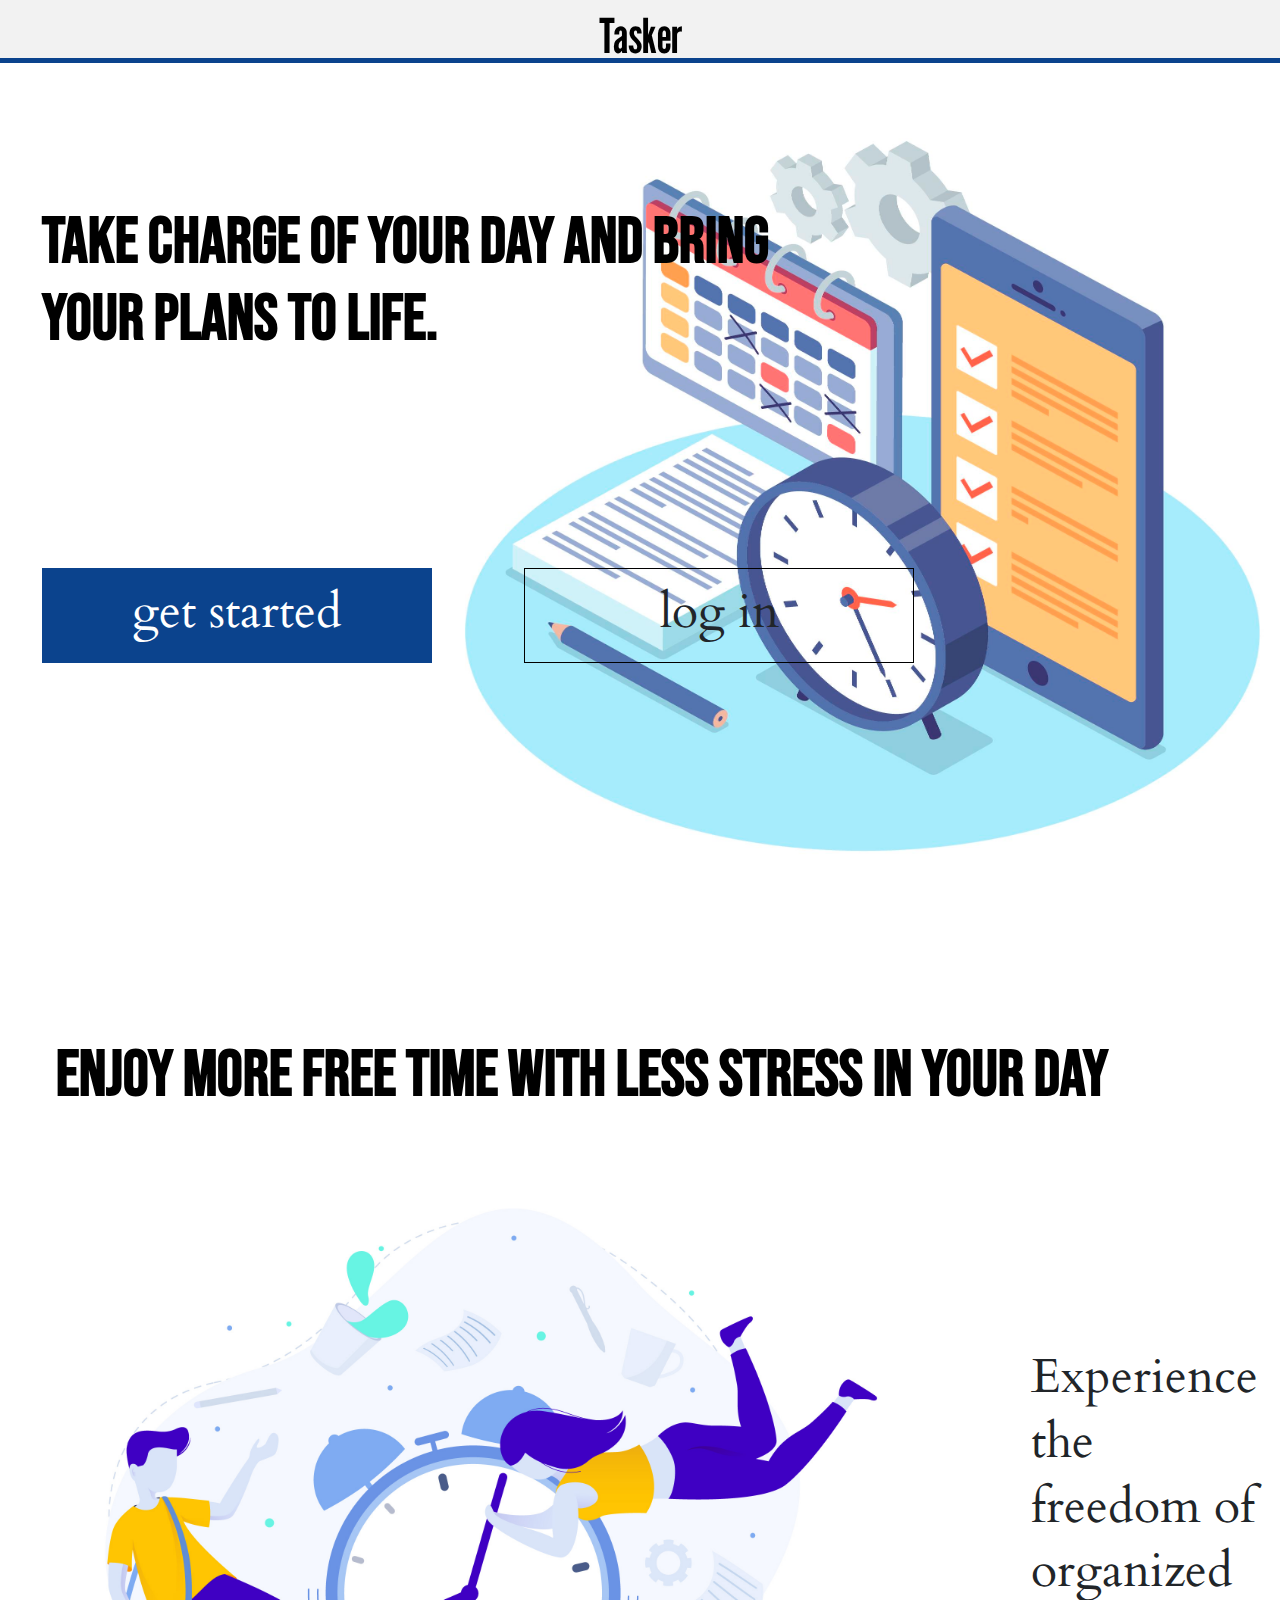
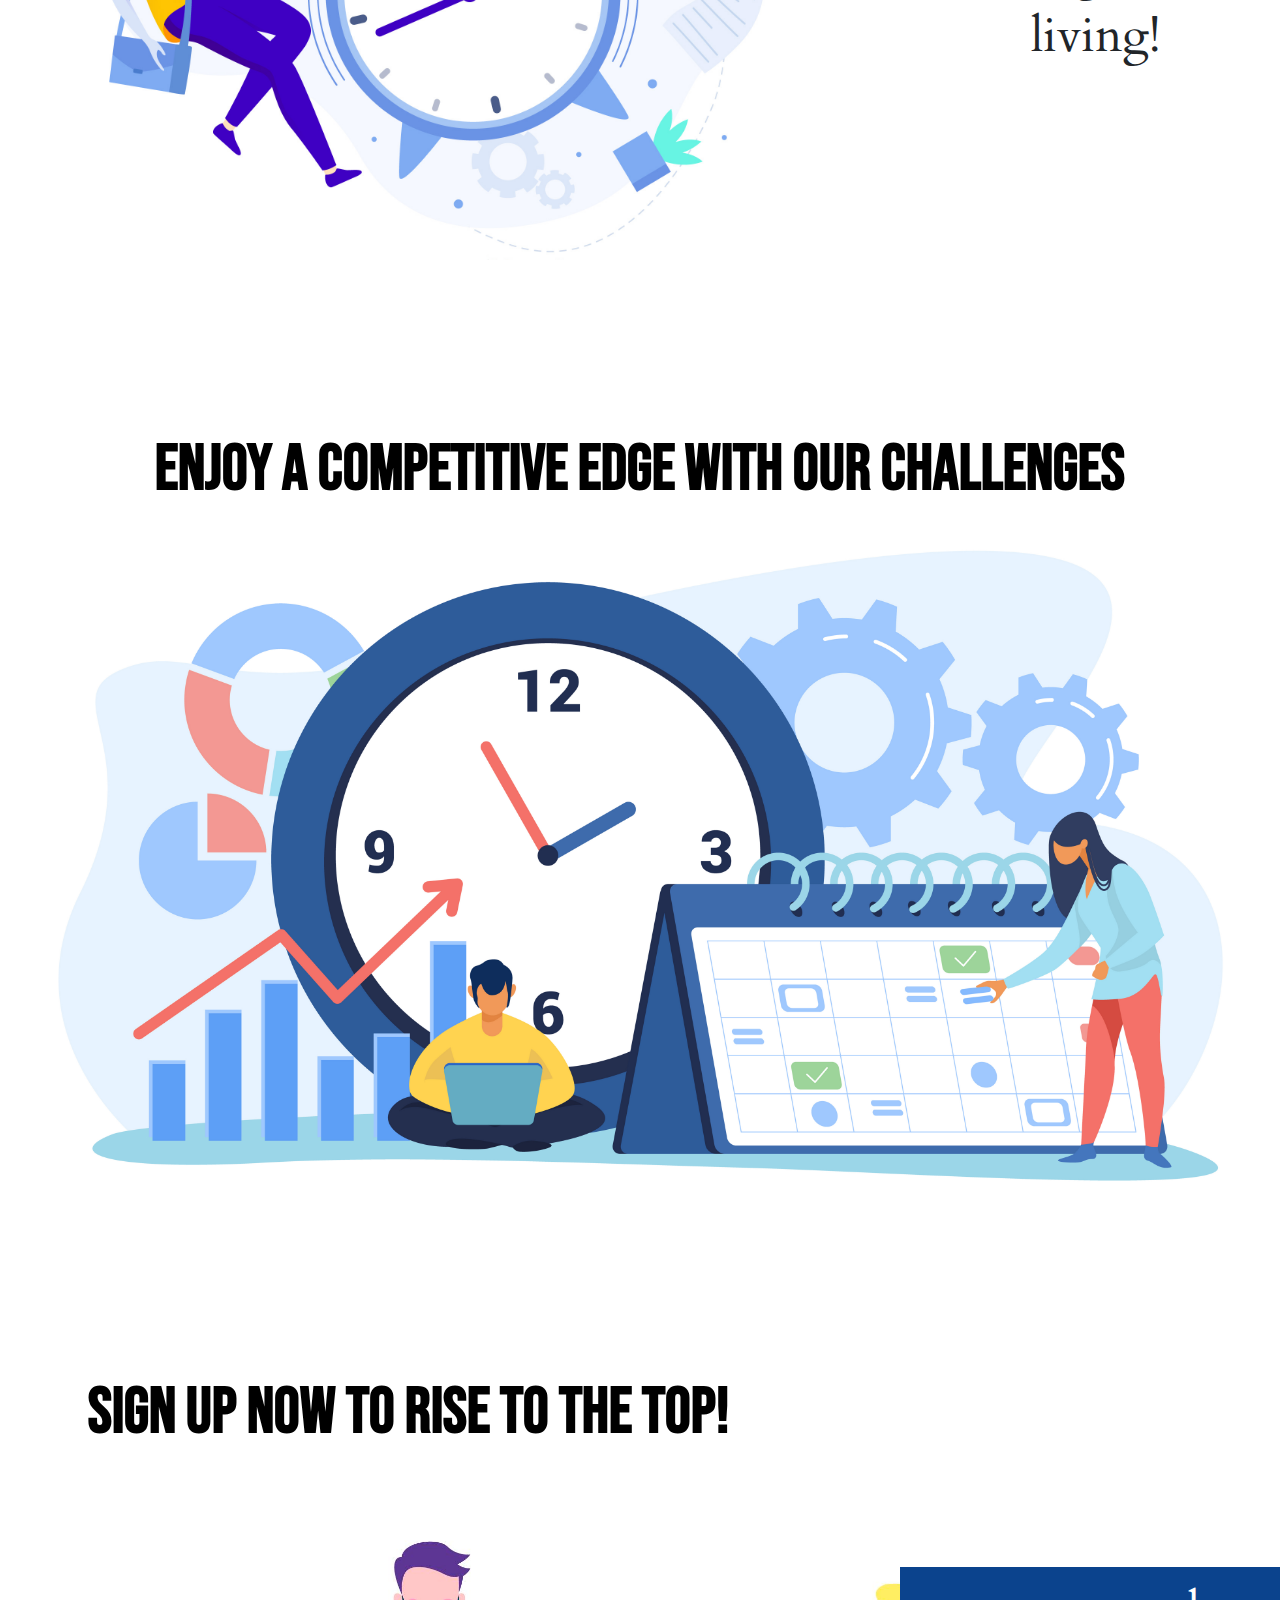
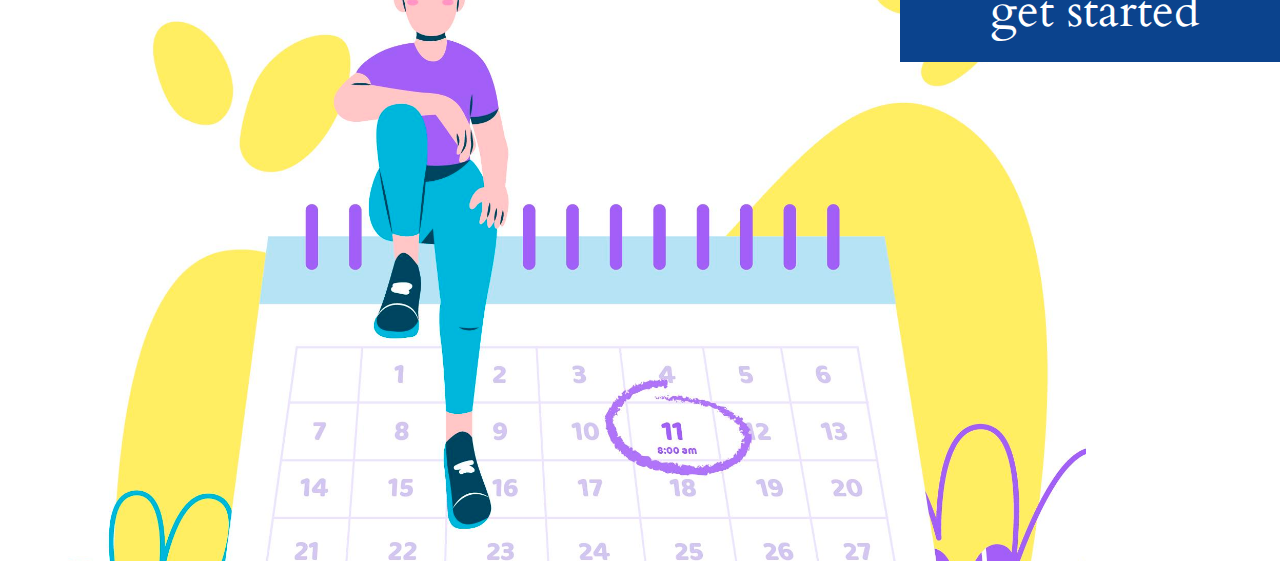
<file: webstatic/index.html>
<!DOCTYPE html>
<html lang="en">

<head>
    <meta charset="UTF-8">
    <meta name="viewport" content="width=device-width, initial-scale=1.0">
    <title>Tasker</title>
    <link rel="stylesheet" href="https://stackpath.bootstrapcdn.com/bootstrap/4.5.2/css/bootstrap.min.css">
    <link rel="stylesheet" href="assets/rootStyle/style.css">
    <link rel="stylesheet" href="assets/rootStyle/style_pics.css">
    <link rel="stylesheet" href="assets/rootStyle/style_txt.css">
</head>

<body style="width: 1440px; height: 3736px;">
    <header>
        <div class="navBar">
            <div class="logo">Tasker</div>
        </div>
    </header>
    <div id="pic1">
        <img src="assets/images/landing1.jpg" alt="plan effectively" id="img1">
    </div>
    <div id="hero1">
        <h1>Take charge of your day and bring your plans to life.</h1>
    </div>
    <div id="btns-1">
        <div class="prim-btn" id="prim-btn1">
            <h2>get started</h2>
        </div>
        <div class="sec-btn" id="sec-btn1">
            <h2>log in</h2>
        </div>
    </div>
    <div id="hero2">
        <h1>Enjoy more free time with less stress in your day</h1>
    </div>
    <div id="pic2">
        <img src="assets/images/landing2.jpg" alt="free time is important" id="img2">
        <h2>Experience the freedom of<br /> organized living!</h2>
    </div>
    <div id="hero3">
        <h1>Enjoy a competitive edge with our challenges</h1>
    </div>
    <div id="pic3">
        <img src="assets/images/landing3.jpg" alt="competition is the key" id="img3">
    </div>
    <div id="hero4">
        <h1>Sign up now to rise to the top!</h1>
    </div>
    <div id="pic4">
        <img src="assets/images/landing4.jpg" alt="the top" id="img4">
    </div>
    <div id="btns-2">
        <div class="prim-btn" id="prim-btn2">
            <h2>get started</h2>
        </div>
        <div class="sec-btn" id="sec-btn2">
            <h2>log in</h2>
        </div>
    </div>
    <script src="main.js"></script>
</body>

</html>
</file>
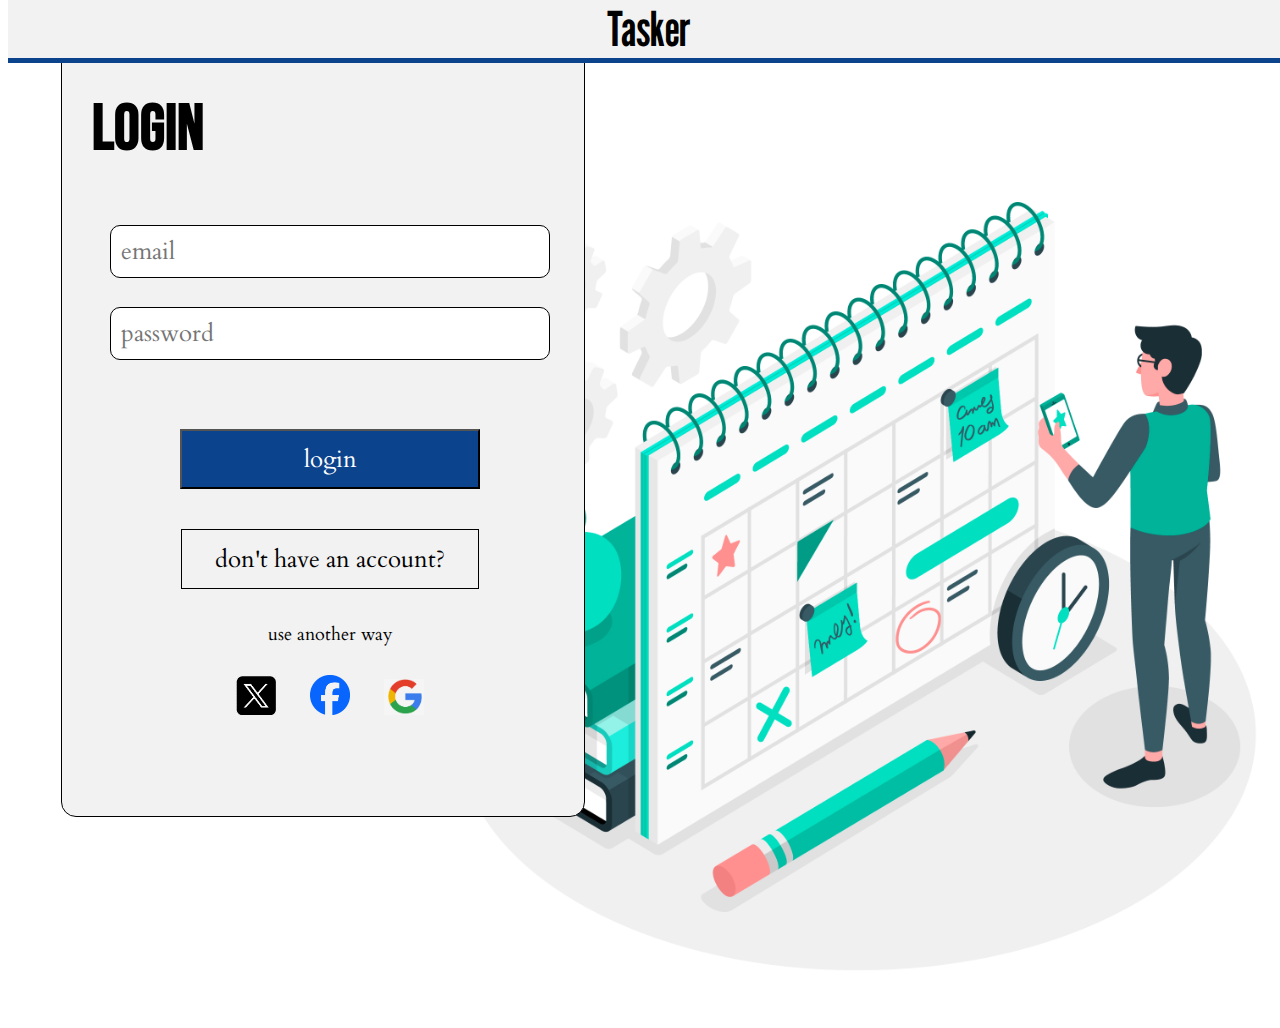
<file: webstatic/login.html>
<!DOCTYPE html>
<html lang="en">

<head>
    <meta charset="UTF-8">
    <meta name="viewport" content="width=device-width, initial-scale=1.0">
    <title>signup</title>
    <link rel="stylesheet" href="assets/rootStyle/style.css">
    <link rel="stylesheet" href="assets/signupStyling/style.css">
</head>

<body style="width: 1440px;">
    <header>
        <div class="navBar">
            <div class="logo">Tasker</div>
        </div>
    </header>
    <div class="entry-pic">
        <img src="assets/images/signup.jpg" alt="using our organized calender" id="img-1">
    </div>
    <div class="signup-form">
        <div class="signup-txt">
            <h1>login</h1>
        </div>
        <form action="./data" method="post" id="form-input">
            <div>
                <input type="text" name="email" class="txt-input" placeholder="email" required
                    style="margin-bottom: 29px;">
                <input type="password" name="password" class="txt-input" placeholder="password" minlength="8" required
                    style="margin-bottom: 29px;">
            </div>
            <input type="submit" name="submit" class="btn1" id="prim-1" value="login">
            <input type="button" name="signup" class="btn1" id="sec-1" value="don't have an account?">
            <h2>use another way</h2>
            <div id="another-pics">
                <img src="assets/images/twitter-logo.jpg" alt="twitter-logo" class="pic">
                <img src="assets/images/face-logo.png" alt="face-logo" class="pic">
                <img src="assets/images/google2.webp" alt="google-logo" class="pic">
            </div>
        </form>
    </div>
    <script src="main-login.js"></script>
</body>

</html>
</file>
<file: webstatic/assets/rootStyle/style.css>
@import url(https://fonts.googleapis.com/css2?family=Bebas+Neue&family=Cardo&family=League+Gothic&display=swap);
.navBar {
    position: fixed;
    width: 100vw;
    display: flex;
    justify-content: center;
    align-items: center;
    align-content: center;
    text-align: center;
    background-color: #F2F2F2;
    border-bottom:  5px solid var(--midnigthBlue, #0B438D);
    vertical-align: middle;
    z-index: 9999;
    top:0px;
}

.logo {
    color: #000;
    font-family: "League Gothic", sans-serif;
    text-align: center;
    font-size: 48px;
    font-weight: 400;
    width: 100px;
    height: 58px;
    vertical-align: middle;
}
h1 {
    color: #000;
    font-family: "Bebas Neue";
    font-size: 64px;
    font-style: normal;
    font-weight: 800;
    line-height: normal;
}
h2 {
    font-family: Cardo;
    font-size: 48px;
    font-weight: 400;
    line-height: 64.99px;
    text-align: left;
}


.prim-btn {
    position: absolute;
    display: flex;
    width: 390px;
    height: 95px;
    padding: 15px 20px;
    justify-content: center;
    align-items: center;
    gap: 10px;
    align-self: stretch;
    background: var(--midnigthBlue, #0B438D);
}
.prim-btn h2{
    color:white;
}

.sec-btn{
    position: absolute;
    display: flex;
    width: 390px;
    height: 95px;
    padding: 15px 20px;
    justify-content: center;
    align-items: center;
    gap: 10px;
    border: 1px solid #000;
}
</file>
<file: webstatic/assets/rootStyle/style_pics.css>
#pic1{
    position: absolute;
    width: 835px;
    height: 792px;
    top: 100px;
    right: 0px;
    gap: 0px;
    opacity: 0px;

}
#pic2{
    position:absolute;
    display: flex;
    justify-content: center; /* Center horizontally */
    align-items: center;
    width: 90vw;
    top: 1160px;
}

#pic3{
    position:absolute;
    width: 100vw;
    display: flex;
    justify-content: center; /* Center horizontally */
    align-items: center;
    top:2100px;
}

#pic4{
    position: absolute;
    width: 1026px;
    height: auto;
    top: 3075px;
    left: 60px;
    gap: 0px;
    opacity: 0px;    
}

#img1{
    width: 835px;
    height: 792px;
    flex-shrink: 0;
}
#img2{
    width: 1200;
    height: 700px;
}
#img3{
    width: 1305px;
    height: auto;
}
#img4{
    width: 1026px;
}
</file>
<file: webstatic/assets/rootStyle/style_txt.css>
#hero1{
    position: absolute;
    width: 802px;
    height: 154px;
    top: 204px;
    left: 42px;
    gap: 0px;
    opacity: 0px;

}
#hero2{
    position: absolute;
    width: 1200px;
    height: 77px;
    top: 1037px;
    left: 56px;
    gap: 0px;
    opacity: 0px;

}
#btns-1{
    position: absolute;
    width: 830px;
    height: 95px;
    top: 568px;
    left: 42px;
    gap: 50px;
    opacity: 0px;
}
#sec-btn1{
    top: 0px;
    left: 482px;
    gap: 50px;
    opacity: 0px;

}
#hero3{
    position:absolute;
    width: 100vw;
    height: 77px;
    margin-left: auto;
    top: 2031px;
    text-align: center;
    align-content: center;
    gap: 0px;
    opacity: 0px;

}

#hero4{
    position: absolute;
    width: 951px;
    height: 77px;
    top: 2974px;
    left: 88px;
    gap: 0px;
    opacity: 0px;
}

#btns-2{
    position: absolute;
    top: 3167px;
    margin-left: 900px ;
    margin-right: 50px;
}
#sec-btn2{
    top: 0px;
    left: 482px;
    margin-right: 50px;
    gap: 50px;
    opacity: 0px;
}
</file>
<file: webstatic/assets/signupStyling/style.css>
@import url(https://fonts.googleapis.com/css2?family=Bebas+Neue&family=Cardo&family=League+Gothic&display=swap);

.entry-pic{
    position: absolute;
    width: 847;
    height: 882px;
    top: 142px;
    right: 0px;
}

#img-1{
    width: 847px;
    height: 882px;
}

.signup-form{
    position: absolute;
    width: 522px;
    height: 755px;
    top: 60px;
    left: 61px;
    border-radius: 0px 0px 15px 15px;
    border: 1px solid black;
    background: var(--Concrete, #F2F2F2);
    
}

.signup-txt{
    position: relative;
    width: 200px;
    height: 68px;
    top: 30px;
    left: 30px;
}
.signup-txt h1{
    height: 68px;
    margin: 0px;
}

#form-input{
    position: absolute;
    display: flex;
    flex-direction: column;
    align-content: center;
    align-items: center;
    align-self: stretch;
    width: 440px;
    height:auto;
    top: 164px;
    left: 48px; 
}

.txt-input{
    width: 426px;
    height: 49px;
    border-radius: 10px;
    padding-left: 10px;
    border: 1px solid black;
    opacity: 0px;
    font-size: 24px;
    font-family: cardo;
    font-weight: 400;
    
}

input.btn1{
    position: relative;
    display: flex;
    height: 60px;
    width: 300px;
    font-family: cardo;
    font-size: 24px;
}

input#prim-1{
    top:40px;
    background: var(--midnigthBlue, #0B438D);
    color: #FFF;
}
input#sec-1{
    top:80px;
    width: 298px;
    background: var(--Concrete, #f2f2f2);
    color: #000;
    font-size: 18;
    border: 1px solid #000;
}


#form-input h2{
    position: relative;
    top: 100px;
    font-size: 18px;
    font-weight: 400;
    line-height: 21.6px;
}

img.pic{
    position: relative;
    margin:15px;
    width: 40px;
    height: auto;
    top:100px;
}
</file>
